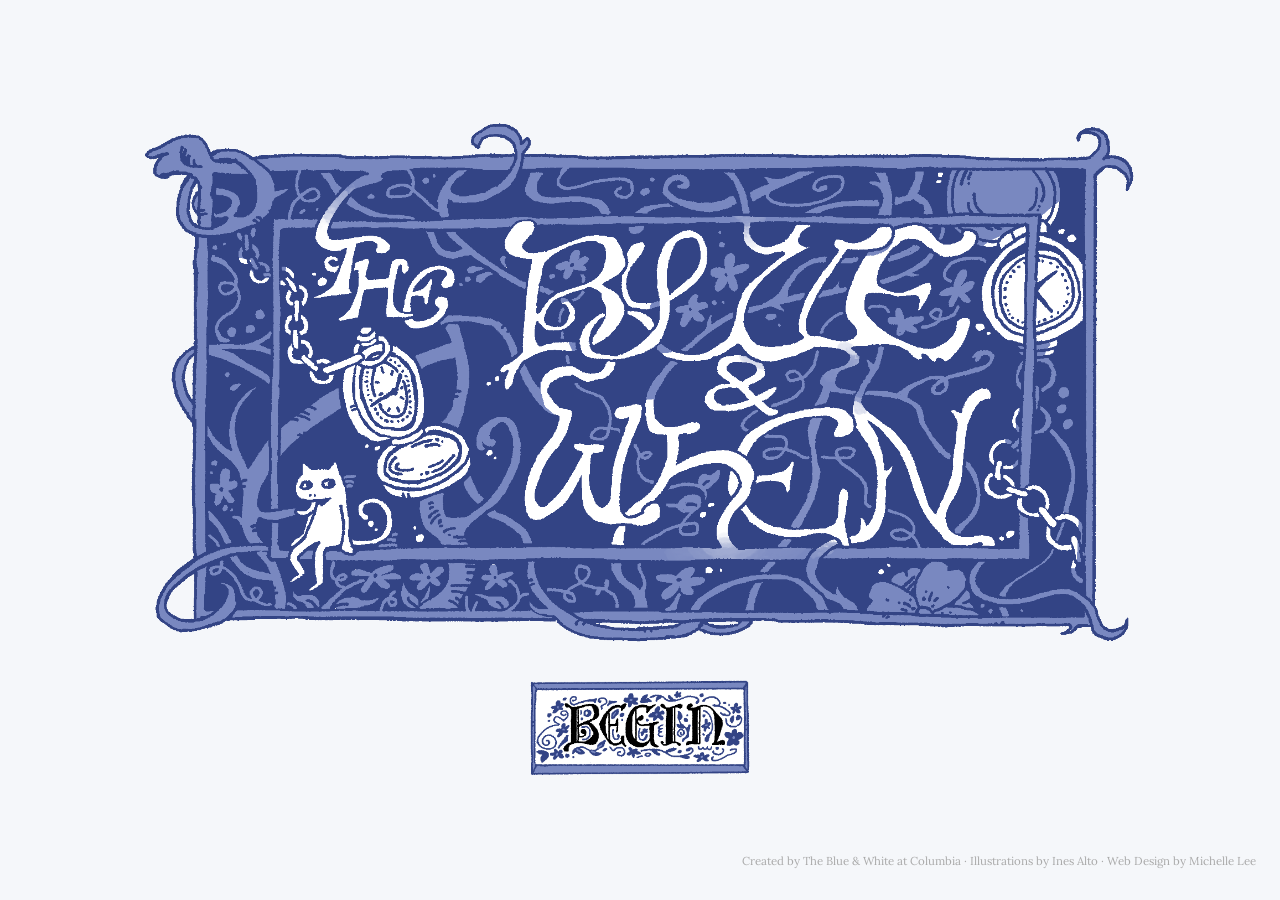
<file: index.html>
<!DOCTYPE html>
<html lang="en">
  <head>
    <meta charset="UTF-8" />
    <meta name="viewport" content="width=device-width, initial-scale=1.0" />
    <title>The Blue & When</title>
    <link rel="preconnect" href="https://fonts.googleapis.com" />
    <link rel="preconnect" href="https://fonts.gstatic.com" crossorigin />
    <link href="https://fonts.googleapis.com/css2?family=Playfair+Display:ital,wght@0,400;0,600;0,700;1,400;1,700&family=Lora:ital,wght@0,400;0,600;1,400&display=swap" rel="stylesheet" />
    <link rel="stylesheet" href="css/styles.css" />
  </head>
  <body class="home-page">
    <main class="home-shell">
      <div class="home-inner">
        <img src="images/titlecard.png" alt="The Blue and When" class="title-img" />
        <a href="game.html" class="begin-link">
          <img src="images/begin1.png" alt="Begin" class="begin-img" />
        </a>
      </div>
      <p class="home-credits">Created by The Blue &amp; White at Columbia · Illustrations by Ines Alto · Web Design by Michelle Lee</p>
    </main>
  </body>
</html>
</file>
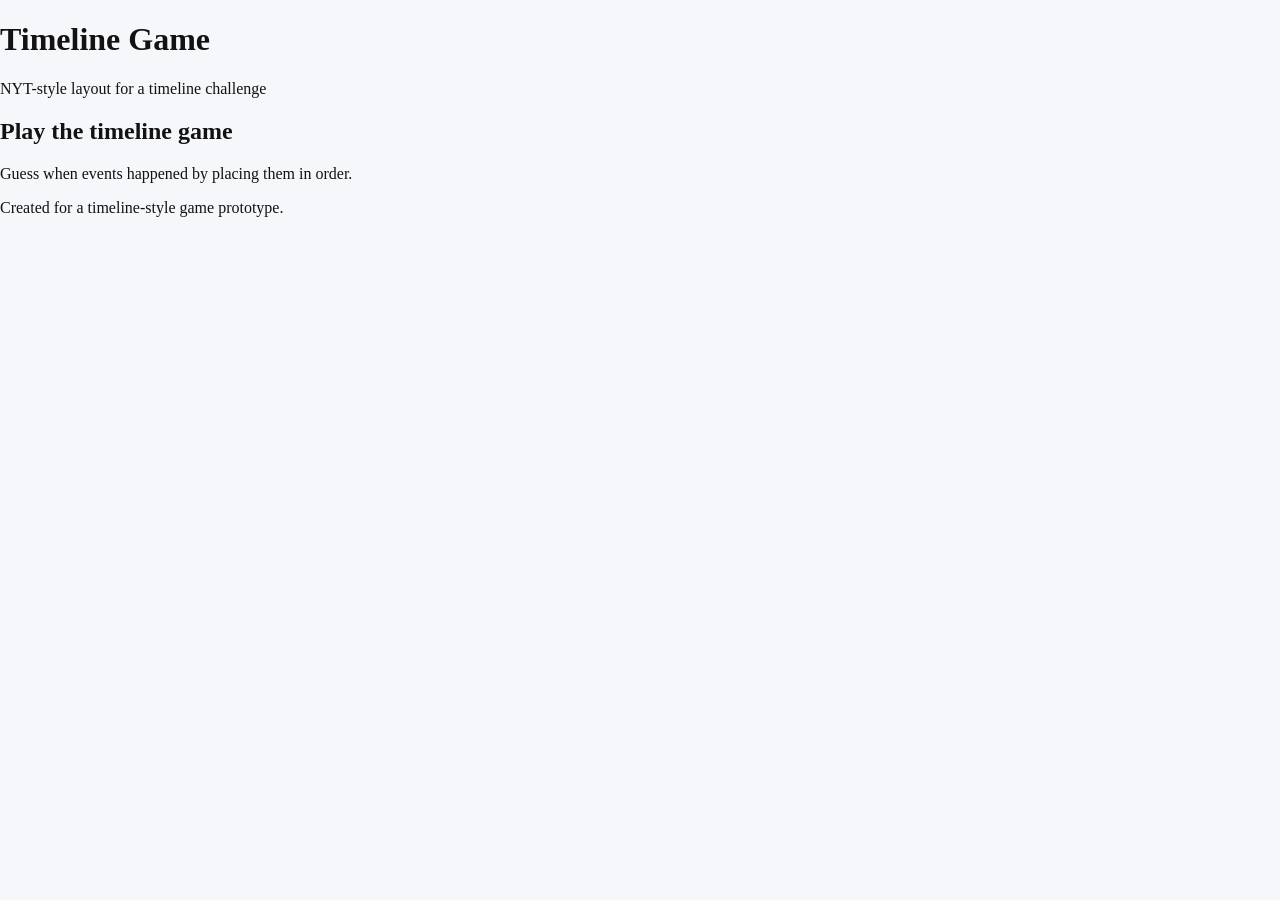
<file: base.html>
<!DOCTYPE html>
<html lang="en">
  <head>
    <meta charset="UTF-8" />
    <meta name="viewport" content="width=device-width, initial-scale=1.0" />
    <title>Timeline Game</title>
    <link rel="stylesheet" href="css/styles.css" />
  </head>
  <body>
    <header class="site-header">
      <div class="brand">
        <h1>Timeline Game</h1>
        <p>NYT-style layout for a timeline challenge</p>
      </div>
    </header>

    <main class="page-shell">
      <section class="hero-panel">
        <h2>Play the timeline game</h2>
        <p>Guess when events happened by placing them in order.</p>
      </section>

      <div class="content-wrap">
        <!-- Page-specific content goes here -->
      </div>
    </main>

    <footer class="site-footer">
      <p>Created for a timeline-style game prototype.</p>
    </footer>
  </body>
</html>
</file>
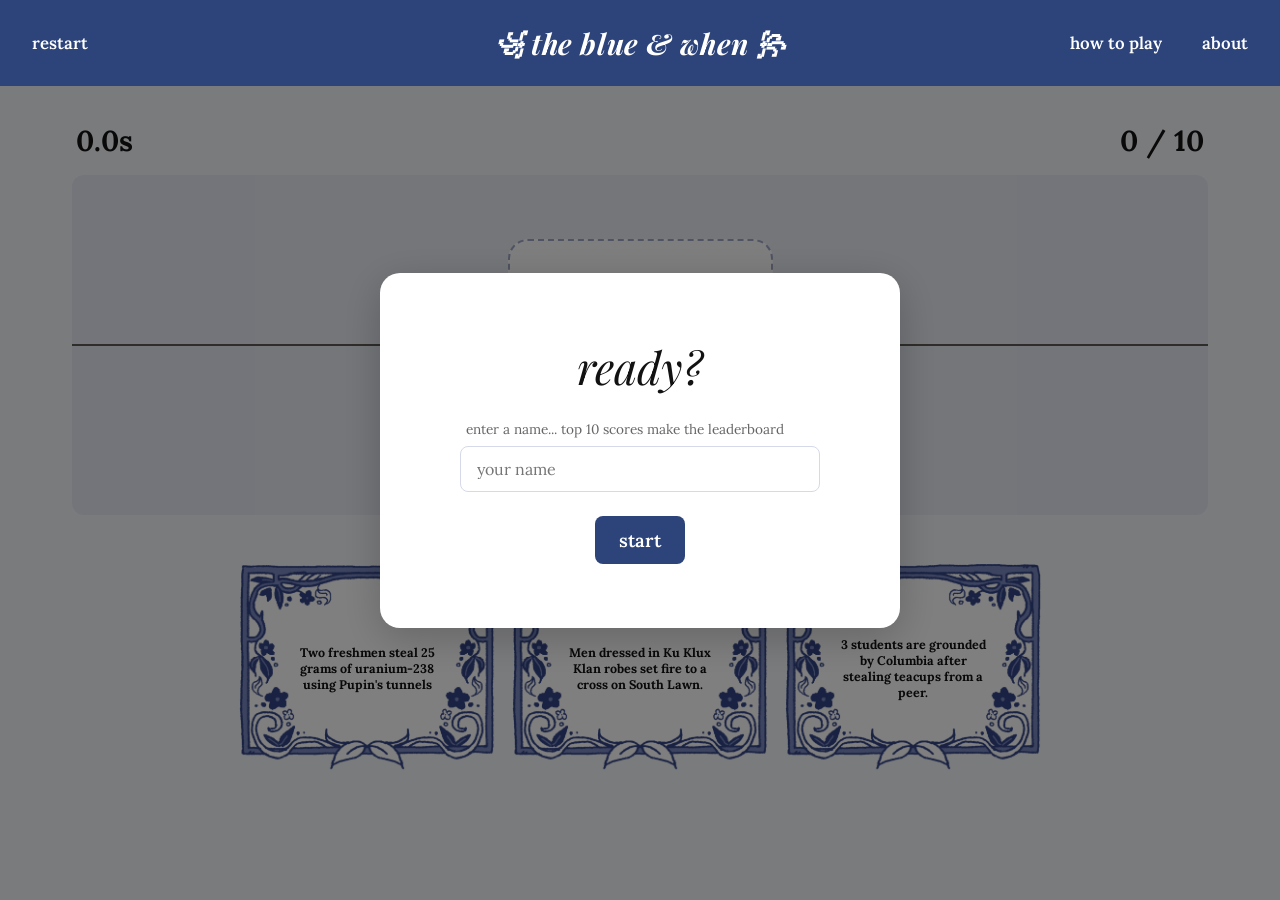
<file: game.html>
<!DOCTYPE html>
<html lang="en">
  <head>
    <meta charset="UTF-8" />
    <meta name="viewport" content="width=device-width, initial-scale=1.0" />
    <title>The Blue and When</title>
    <link rel="preconnect" href="https://fonts.googleapis.com" />
    <link rel="preconnect" href="https://fonts.gstatic.com" crossorigin />
    <link href="https://fonts.googleapis.com/css2?family=Playfair+Display:ital,wght@0,400;0,600;0,700;1,400;1,700&family=Lora:ital,wght@0,400;0,600;1,400&display=swap" rel="stylesheet" />
    <link rel="stylesheet" href="css/styles.css" />
  </head>
  <body class="game-page">

    <div id="launch-overlay" class="launch-overlay">
      <div class="launch-card">
        <p class="launch-label">ready?</p>
        <label class="launch-name-label" for="player-name"> enter a name... top 10 scores make the leaderboard </label>
        <input id="player-name" class="launch-name-input" type="text" placeholder="your name" maxlength="30" />
        <button id="launch-button" class="primary-button">start</button>
      </div>
    </div>

    <div id="end-overlay" class="end-overlay hidden">
      <div class="end-card">
        <div class="end-header">results</div>
        <div class="end-body">
          <div class="end-result">
            <img src="images/congrats.png" alt="Congrats!" class="end-congrats-img" />
            <p class="end-time" id="end-time">0.0s</p>
            <div class="end-actions">
              <img src="images/tryagain.png" alt="Try Again" class="end-action-img" id="try-again-button" />
              <img src="images/viewleaderboard.png" alt="View Leaderboard" class="end-action-img" id="view-leaderboard-button" />
            </div>
          </div>
          <div class="end-right-panel">
            <div id="end-articles-panel">
              <img src="images/viewrelatedarticles.png" alt="View Related Articles" class="articles-title-img" />
              <div id="article-links"></div>
            </div>
            <div id="end-leaderboard-panel" class="hidden">
              <p class="articles-title">Leaderboard</p>
              <ol id="leaderboard-list"></ol>
              <button id="back-to-articles-btn" class="back-btn">← back to articles</button>
            </div>
          </div>
        </div>
      </div>
    </div>

    <nav class="game-navbar">
      <button id="restart-button" class="nav-btn">restart</button>
      <a href="index.html" class="nav-title"> ꧁ the blue & when ꧂</a>
      <div class="nav-right">
        <div class="help-wrapper">
          <button id="help-button" class="nav-btn">how to play</button>
          <div class="help-tooltip">
            Drop the first card anywhere to start. 
            Then use the <em>earlier</em>, <em>later</em>, and <em>between</em> 
            zones to place each card in the correct order. The date reveals after a correct placement.
          </div>
        </div>
        <div class="help-wrapper">
          <button class="nav-btn">about</button>
          <div class="help-tooltip">
            <em>The Blue &amp; When</em> is a timeline trivia game created by 
            <a href="https://www.theblueandwhite.org" target="_blank" rel="noopener noreferrer">The Blue &amp; White</a>, 
            Columbia University's undergraduate magazine. Test your knowledge of Columbia history by sorting 
            real campus events into the correct order. Inspired by the LA Times game <em>Timestack</em>. 
            To submit events to The Blue and When, email <a href="mailto:blueandwhitemag@gmail.com">blueandwhitemag@gmail.com</a>.
          </div>
        </div>
      </div>
    </nav>

    <main class="game-shell">
      <div class="game-meta">
        <span id="timer">0.0s</span>
        <span id="progress-count">0 / 10</span>
      </div>

      <section class="timeline-area">
        <div class="timeline-line"></div>
        <div id="drop-row" class="timeline-drop-row"></div>
        <div class="placed-cards" id="placed-cards"></div>
      </section>

      <section class="card-row" id="active-cards"></section>
    </main>

    <script src="js/app.js"></script>
  </body>
</html>
</file>
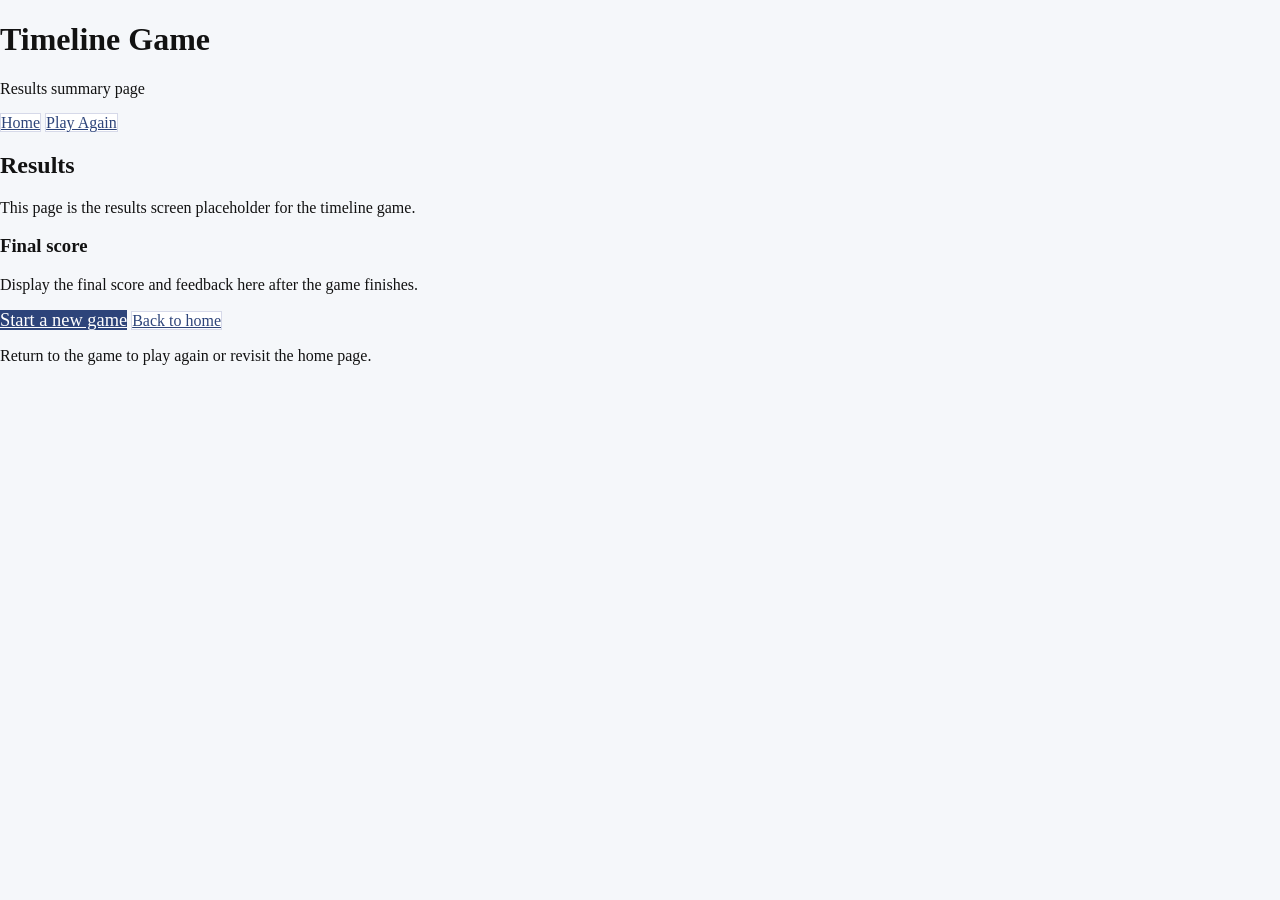
<file: results.html>
<!DOCTYPE html>
<html lang="en">
  <head>
    <meta charset="UTF-8" />
    <meta name="viewport" content="width=device-width, initial-scale=1.0" />
    <title>Timeline Game - Results</title>
    <link rel="stylesheet" href="css/styles.css" />
  </head>
  <body>
    <header class="site-header">
      <div class="brand">
        <h1>Timeline Game</h1>
        <p>Results summary page</p>
      </div>
      <nav class="site-nav">
        <a href="index.html" class="secondary-button">Home</a>
        <a href="game.html" class="secondary-button">Play Again</a>
      </nav>
    </header>

    <main class="page-shell">
      <section class="hero-panel">
        <h2>Results</h2>
        <p>This page is the results screen placeholder for the timeline game.</p>
      </section>

      <section class="results-panel">
        <h3>Final score</h3>
        <p class="static-result">
          Display the final score and feedback here after the game finishes.
        </p>
        <div class="game-actions">
          <a href="game.html" class="primary-button">Start a new game</a>
          <a href="index.html" class="secondary-button">Back to home</a>
        </div>
      </section>
    </main>

    <footer class="site-footer">
      <p>Return to the game to play again or revisit the home page.</p>
    </footer>
  </body>
</html>
</file>
<file: css/styles.css>
* {
  box-sizing: border-box;
}

.hidden {
  display: none !important;
}

html, body {
  margin: 0;
  padding: 0;
  font-family: 'Lora', Georgia, 'Times New Roman', serif;
  background: #f5f7fa;
  color: #121212;
}

button {
  font-family: 'Lora', Georgia, serif;
  cursor: pointer;
  border: none;
  border-radius: 8px;
  padding: 0.75rem 1.5rem;
  font-size: 1rem;
  font-weight: 600;
}

.primary-button {
  background: #2d447a;
  color: white;
  font-size: 1.15rem;
}

.primary-button:hover {
  background: #1f2f52;
}

.secondary-button {
  background: white;
  color: #2d447a;
  border: 1px solid #d6d9e9;
}

.secondary-button:hover {
  background: #f0f2f7;
}

/* NAVBAR */
.game-navbar {
  background: #2d447a;
  display: flex;
  justify-content: space-between;
  align-items: center;
  padding: 1.5rem 2rem;
  position: sticky;
  top: 0;
  z-index: 1001;
}

.game-navbar .nav-title {
  position: absolute;
  left: 50%;
  transform: translateX(-50%);
}

.nav-title {
  color: white;
  font-family: 'Playfair Display', Georgia, serif;
  font-style: italic;
  font-weight: 700;
  font-size: 1.8rem;
  text-decoration: none;
  letter-spacing: 0.02em;
}

.nav-title:hover {
  text-decoration: none;
}

.nav-btn {
  background: none;
  color: white;
  border: none;
  padding: 0.5rem 0;
  font-size: 1.05rem;
  font-family: 'Lora', Georgia, serif;
  font-weight: 600;
  cursor: pointer;
}

.nav-btn:hover {
  opacity: 0.75;
}

.nav-right {
  display: flex;
  gap: 2.5rem;
  align-items: center;
}

.help-wrapper {
  position: relative;
}


.help-tooltip {
  display: none;
  position: absolute;
  top: 100%;
  right: 0;
  width: 260px;
  background: white;
  border: 1px solid #d6d9e9;
  border-radius: 8px;
  padding: 1rem 1rem 0.75rem;
  font-family: 'Lora', Georgia, serif;
  font-size: 0.82rem;
  line-height: 1.5;
  color: #121212;
  box-shadow: 0 4px 16px rgba(0, 0, 0, 0.12);
  z-index: 2000;
  margin-top: 0.6rem;
}

.help-tooltip::before {
  content: '';
  position: absolute;
  top: -0.6rem;
  left: 0;
  right: 0;
  height: 0.6rem;
}

.help-wrapper:hover .help-tooltip {
  display: block;
}

.help-tooltip a {
  color: #2d447a;
}

/* GAME LAYOUT */
.game-page {
  min-height: 100vh;
  display: flex;
  flex-direction: column;
}

.game-shell {
  display: flex;
  flex-direction: column;
  flex: 1;
  padding: 1.25rem 2rem 2rem;
  max-width: 1200px;
  margin: 0 auto;
  width: 100%;
  box-sizing: border-box;
}

.game-meta {
  display: flex;
  justify-content: space-between;
  align-items: baseline;
  padding: 1rem 0.25rem;
}

.game-meta span {
  font-family: 'Lora', Georgia, serif;
  font-size: 1.8rem;
  color: #121212;
  font-weight: 700;
}

/* GAME PAGE SPECIFIC */
.launch-overlay {
  position: fixed;
  top: 0;
  left: 0;
  right: 0;
  bottom: 0;
  background: rgba(0, 0, 0, 0.5);
  display: flex;
  justify-content: center;
  align-items: center;
  z-index: 1000;
}

.launch-overlay.hidden {
  display: none;
}

/* END SCREEN */
.end-overlay {
  position: fixed;
  top: 0;
  left: 0;
  right: 0;
  bottom: 0;
  background: rgba(0, 0, 0, 0.5);
  display: flex;
  justify-content: center;
  align-items: center;
  z-index: 1000;
}

.end-overlay.hidden {
  display: none;
}

.end-card {
  background: white;
  border-radius: 16px;
  overflow: hidden;
  width: min(980px, 95vw);
  box-shadow: 0 10px 40px rgba(0, 0, 0, 0.2);
}

.end-header {
  background: #2d447a;
  color: white;
  padding: 1rem 2rem;
  font-weight: 700;
  font-style: italic;
  text-align: center;
  font-size: 1.1rem;
  letter-spacing: 0.02em;
  font-family: 'Playfair Display', Georgia, serif;
}

.end-body {
  display: grid;
  grid-template-columns: 1fr 1fr;
}

.end-result {
  padding: 2rem 1.5rem;
  border-right: 1px solid #d6d9e9;
  text-align: center;
  display: flex;
  flex-direction: column;
  align-items: center;
  gap: 1rem;
}

.end-congrats-img {
  width: 100%;
  max-width: 340px;
}

.end-time {
  font-size: 4rem;
  font-style: italic;
  color: #121212;
  margin: 0;
  line-height: 1;
  padding: 1rem 0;
  font-family: 'Playfair Display', Georgia, serif;
}

.end-actions {
  display: flex;
  flex-direction: row;
  gap: 1rem;
  justify-content: center;
  width: 100%;
}

.end-action-img {
  width: 48%;
  max-width: 200px;
  cursor: pointer;
  transition: opacity 0.15s;
}

.end-action-img:hover {
  opacity: 0.8;
}

.end-right-panel {
  padding: 2rem 1.5rem;
}

.end-leaderboard-panel {
  padding: 0;
}

.articles-title {
  font-size: 1rem;
  font-weight: 600;
  margin: 0 0 1rem 0;
  color: #121212;
}

.article-link {
  display: block;
  padding: 0.6rem 0.9rem;
  border: 1px solid #d6d9e9;
  border-radius: 6px;
  margin-bottom: 0.65rem;
  background: #f9f9fb;
  color: #2d447a;
  text-decoration: none;
  font-family: 'Lora', Georgia, serif;
  font-size: 0.85rem;
  line-height: 1.3;
  transition: background 0.15s, border-color 0.15s;
}

.article-link:hover {
  background: #e8ecf5;
  border-color: #2d447a;
}

.no-articles {
  font-family: 'Lora', Georgia, serif;
  font-size: 0.85rem;
  color: #888;
  margin: 0.5rem 0 0;
}

#leaderboard-list {
  list-style: none;
  padding: 0;
  margin: 0 0 1rem 0;
}

#leaderboard-list li {
  display: flex;
  justify-content: space-between;
  align-items: center;
  padding: 0.5rem 0.75rem;
  border-radius: 6px;
  font-family: 'Lora', Georgia, serif;
  font-size: 0.88rem;
  margin-bottom: 0.4rem;
  background: #f9f9fb;
  border: 1px solid #d6d9e9;
}

#leaderboard-list li.leaderboard-you {
  background: #e8ecf5;
  border-color: #2d447a;
  font-weight: 700;
}

#leaderboard-list li.leaderboard-first {
  background: #fef9e7;
  border-color: #c8a600;
  color: #7a5c00;
}

#leaderboard-list li .lb-rank {
  color: #888;
  font-size: 0.8rem;
  width: 1.5rem;
  flex-shrink: 0;
}

#leaderboard-list li .lb-name {
  flex: 1;
  padding: 0 0.5rem;
}

#leaderboard-list li .lb-time {
  color: #2d447a;
  font-weight: 600;
}

.back-btn {
  background: none;
  border: none;
  padding: 0;
  font-family: 'Lora', Georgia, serif;
  font-size: 0.85rem;
  font-style: italic;
  color: #2d447a;
  cursor: pointer;
  text-decoration: underline;
  border-radius: 0;
}

.launch-card {
  background: white;
  border-radius: 20px;
  padding: 4rem 5rem;
  text-align: center;
  box-shadow: 0 10px 40px rgba(0, 0, 0, 0.2);
  width: min(520px, 90vw);
}

.launch-label {
  font-size: 2.8rem;
  margin: 0 0 1.5rem 0;
  color: #121212;
  font-family: 'Playfair Display', Georgia, serif;
  font-style: italic;
}

.launch-name-input {
  width: 100%;
  padding: 0.75rem 1rem;
  font-size: 1rem;
  font-family: 'Lora', Georgia, serif;
  border: 1px solid #d6d9e9;
  border-radius: 8px;
  margin-bottom: 1.5rem;
  box-sizing: border-box;
  color: #121212;
  outline: none;
}

.launch-name-input:focus {
  border-color: #2d447a;
}

.launch-name-input.input-error {
  border-color: #c0392b;
  animation: shake 0.35s ease;
}

.launch-btn-img {
  width: 100%;
  max-width: 220px;
  cursor: pointer;
  transition: opacity 0.15s;
}

.launch-btn-img:hover {
  opacity: 0.85;
}

.articles-title-img {
  width: 100%;
  max-width: 240px;
  margin-bottom: 0.75rem;
  display: block;
}

.launch-name-label {
  display: block;
  font-size: 0.85rem;
  color: #666;
  font-family: 'Lora', Georgia, serif;
  margin-bottom: 0.5rem;
  text-align: left;
  padding-left: 0.4rem;
}


/* TIMELINE AREA */
.timeline-area {
  position: relative;
  background: #e8ecf5;
  border-radius: 12px;
  margin-bottom: 2rem;
  overflow: hidden;
  min-height: 340px;
}

.timeline-line {
  position: absolute;
  top: 50%;
  left: 0;
  right: 0;
  height: 2px;
  background: #5f5b56;
  transform: translateY(-50%);
  pointer-events: none;
  z-index: 0;
}

.timeline-drop-row {
  display: flex;
  flex-direction: row;
  align-items: center;
  gap: 0.75rem;
  overflow-x: auto;
  padding: 4rem 1.5rem 2.5rem;
  width: 100%;
  position: relative;
  z-index: 1;
  scrollbar-width: thin;
  scrollbar-color: #9ea6c5 transparent;
}

.timeline-drop-row.single-zone {
  justify-content: center;
}

.drop-zone {
  width: 265px;
  min-width: 265px;
  height: 210px;
  border: 2px dashed #9ea6c5;
  border-radius: 20px;
  background: rgba(255, 255, 255, 0.9);
  display: grid;
  place-items: center;
  color: #5f5b56;
  text-transform: uppercase;
  letter-spacing: 0.08em;
  font-size: 0.65rem;
  text-align: center;
  padding: 1rem;
  flex-shrink: 0;
  transition: width 0.2s ease, min-width 0.2s ease, border-color 0.15s, background 0.15s;
  overflow: hidden;
}

.drop-zone span {
  pointer-events: none;
  white-space: nowrap;
  transition: opacity 0.15s ease;
}

/* Between zones are invisible by default — just a small hit area */
.drop-zone.between-zone {
  width: 60px;
  min-width: 60px;
  border-color: transparent;
  background: transparent;
  padding: 0;
}

.drop-zone.between-zone span {
  opacity: 0;
}

/* Expand all zones on drag-over */
.drop-zone.drag-over {
  border-color: #2d447a;
  border-style: dashed;
  background: rgba(45, 68, 122, 0.1);
}

/* Between zones expand to full size, pushing cards apart */
.drop-zone.between-zone.drag-over {
  width: 265px;
  min-width: 265px;
}

.drop-zone.between-zone.drag-over span {
  opacity: 1;
}

.placed-cards {
  display: none;
}

.placed-card {
  width: 265px;
  min-width: 265px;
  height: 210px;
  background-image: url('../images/card.png');
  background-size: contain;
  background-position: center;
  background-repeat: no-repeat;
  border-radius: 20px;
  display: flex;
  flex-direction: column;
  justify-content: center;
  align-items: center;
  position: relative;
  flex-shrink: 0;
  overflow: hidden;
}

.placed-date {
  font-size: 1.4rem;
  color: #2d447a;
  font-weight: 700;
  margin-bottom: 0.75rem;
  position: relative;
  z-index: 1;
  font-family: 'Playfair Display', Georgia, serif;
}

.placed-card p {
  margin: 0;
  font-weight: 700;
  color: #121212;
  font-size: 0.78rem;
  line-height: 1.3;
  position: relative;
  z-index: 1;
  max-width: 145px;
  text-align: center;
  word-wrap: break-word;
  overflow-wrap: break-word;
}

/* ACTIVE CARDS */
.card-row {
  display: flex;
  justify-content: center;
  align-items: center;
  gap: 0.5rem;
  margin: 1rem auto 0;
  flex-wrap: wrap;
  padding: 0 1rem 1rem;
  max-width: 100%;
}

.event-card {
  width: 265px;
  min-width: 265px;
  height: 210px;
  display: flex;
  flex-direction: column;
  justify-content: center;
  align-items: center;
  text-align: center;
  background-image: url('../images/card.png');
  background-size: contain;
  background-position: center;
  background-repeat: no-repeat;
  cursor: grab;
  transition: transform 0.1s;
  position: relative;
  flex-shrink: 0;
  overflow: hidden;
}

.event-card:hover {
  transform: translateY(-8px);
}

.event-card.dragging {
  opacity: 0.6;
  cursor: grabbing;
}

.event-card p {
  margin: 0;
  font-weight: 700;
  color: #121212;
  font-size: 0.78rem;
  line-height: 1.3;
  position: relative;
  z-index: 1;
  max-width: 145px;
  text-align: center;
  word-wrap: break-word;
  overflow-wrap: break-word;
}

.event-card .event-date {
  display: none;
}

.event-card.invalid {
  animation: shake 0.35s ease;
}

@keyframes shake {
  0%, 100% { transform: translateX(0); }
  25% { transform: translateX(-10px); }
  75% { transform: translateX(10px); }
}

/* HOME PAGE */
.home-page {
  background: #f5f7fa;
}

.home-shell {
  display: flex;
  flex-direction: column;
  justify-content: center;
  align-items: center;
  min-height: 100vh;
  position: relative;
}

.home-inner {
  display: flex;
  flex-direction: column;
  align-items: center;
  gap: 2rem;
}

.title-img {
  width: min(1000px, 95vw);
}

.begin-link {
  display: inline-block;
}

.begin-img {
  width: min(220px, 60vw);
  cursor: pointer;
  transition: transform 0.2s ease, opacity 0.2s ease;
}

.begin-img:hover {
  transform: scale(1.06) translateY(-3px);
  opacity: 0.9;
}

.home-credits {
  position: absolute;
  bottom: 1.25rem;
  right: 1.5rem;
  font-family: 'Lora', Georgia, serif;
  font-size: 0.72rem;
  color: #aaa;
}

/* RESPONSIVE */
@media (max-width: 720px) {
  .game-navbar {
    padding: 0.75rem 1rem;
  }

  .nav-right {
    display: none;
  }

  .drop-zone,
  .placed-card,
  .event-card {
    width: 160px;
    min-width: 160px;
    height: 200px;
  }

  .event-card p,
  .placed-card p {
    font-size: 0.62rem;
    max-width: 100px;
  }

  .placed-date {
    font-size: 1rem;
    margin-bottom: 0.4rem;
  }
}

@media (max-width: 480px) {
  .drop-zone,
  .placed-card,
  .event-card {
    width: 120px;
    min-width: 120px;
    height: 160px;
  }

  .event-card p,
  .placed-card p {
    font-size: 0.55rem;
    max-width: 76px;
  }

  .placed-date {
    font-size: 0.85rem;
    margin-bottom: 0.3rem;
  }
}
</file>
